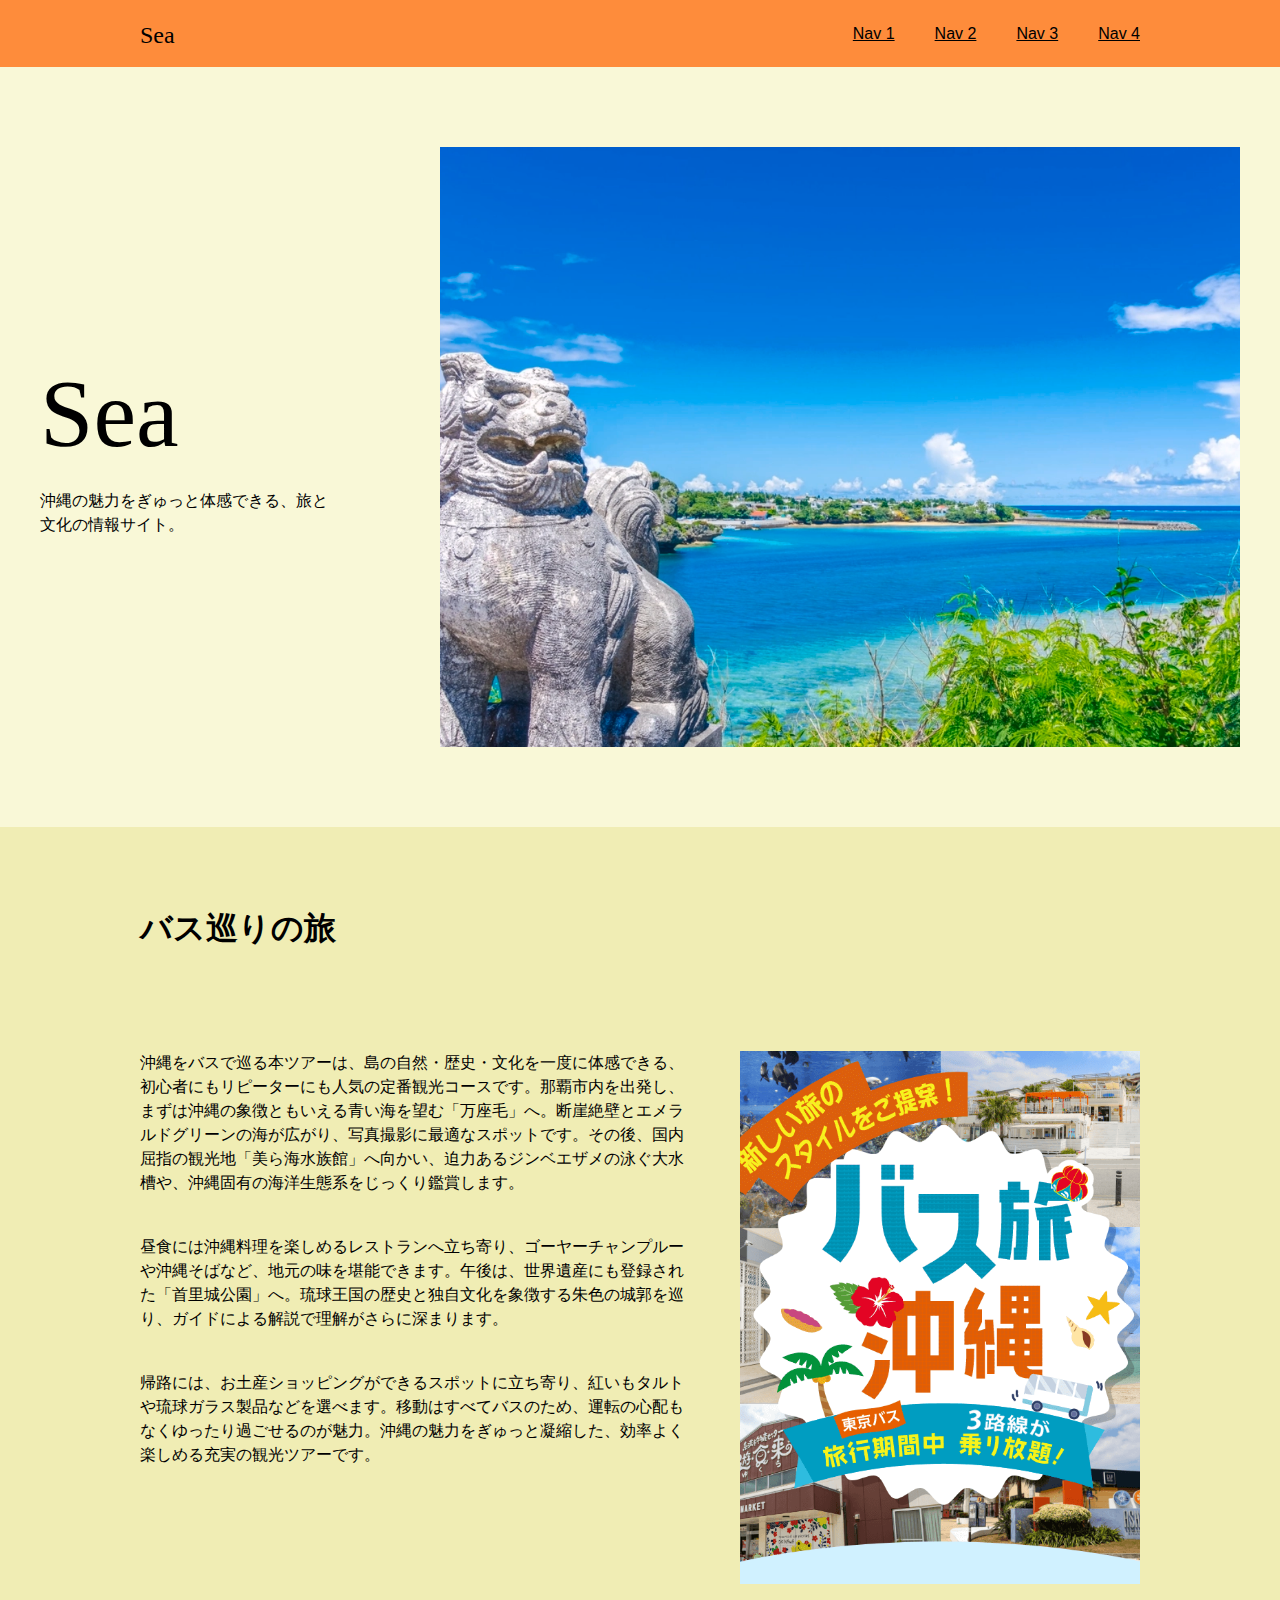
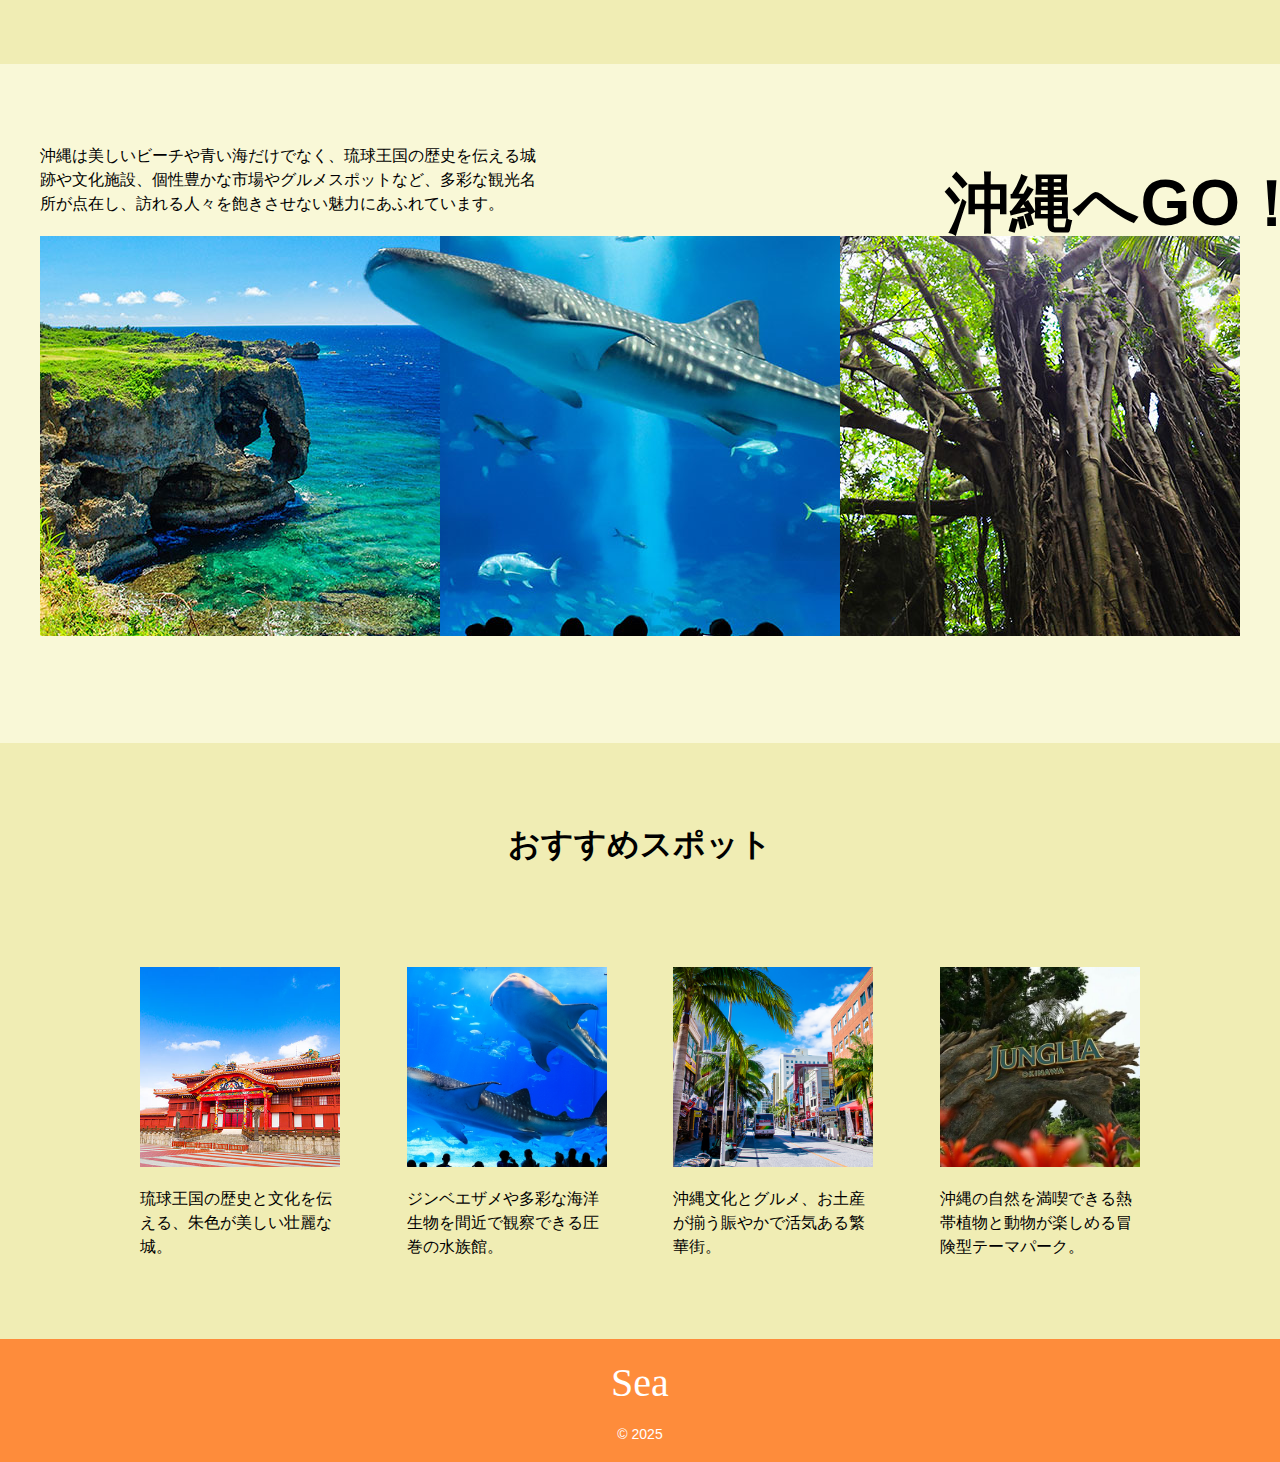
<file: custom/index.html>
<!DOCTYPE html>
<html lang="ja">

<head>
    <meta charset="UTF-8">
    <title>LP_illust</title>
    <link rel="stylesheet" href="css/style.css">
</head>

<body>
    <header>
        <div class="header-inner">
            <h1><a class="logo" href="#">Sea</a></h1>
            <nav>
                <a href="#">Nav 1</a>
                <a href="#">Nav 2</a>
                <a href="#">Nav 3</a>
                <a href="#">Nav 4</a>
            </nav>
        </div>
    </header>

    <main>
        <section id="main-visual">
            <div class="inner">
                <div class="text">
                    <h2 class="logo">Sea</h2>
                    <p>沖縄の魅力をぎゅっと体感できる、旅と文化の情報サイト。</p>
                </div>
                <img src="img/si-sa-.webp" alt="">
            </div>
        </section>

        <section id="sec-1">
            <div class="inner">
                <h2 class="sec-heading">バス巡りの旅</h2>
                <div class="text">
                    <p>沖縄をバスで巡る本ツアーは、島の自然・歴史・文化を一度に体感できる、初心者にもリピーターにも人気の定番観光コースです。那覇市内を出発し、まずは沖縄の象徴ともいえる青い海を望む「万座毛」へ。断崖絶壁とエメラルドグリーンの海が広がり、写真撮影に最適なスポットです。その後、国内屈指の観光地「美ら海水族館」へ向かい、迫力あるジンベエザメの泳ぐ大水槽や、沖縄固有の海洋生態系をじっくり鑑賞します。
                    </p>
                    <p>昼食には沖縄料理を楽しめるレストランへ立ち寄り、ゴーヤーチャンプルーや沖縄そばなど、地元の味を堪能できます。午後は、世界遺産にも登録された「首里城公園」へ。琉球王国の歴史と独自文化を象徴する朱色の城郭を巡り、ガイドによる解説で理解がさらに深まります。
                    </p>
                    <p>帰路には、お土産ショッピングができるスポットに立ち寄り、紅いもタルトや琉球ガラス製品などを選べます。移動はすべてバスのため、運転の心配もなくゆったり過ごせるのが魅力。沖縄の魅力をぎゅっと凝縮した、効率よく楽しめる充実の観光ツアーです。
                    </p>
                </div>
                <img src="img/tabi.png" alt="" class="section-1-img">
            </div>
        </section>

        <section id="sec-2">
            <div class="inner">
                <h2 class="sec-heading">沖縄へGO！</h2>
                <p>沖縄は美しいビーチや青い海だけでなく、琉球王国の歴史を伝える城跡や文化施設、個性豊かな市場やグルメスポットなど、多彩な観光名所が点在し、訪れる人々を飽きさせない魅力にあふれています。</p>
                <img src="img/osusume.jpg" alt="" class="section-2-img">
            </div>
        </section>

        <section id="sec-3">
            <div class="inner">
                <h2 class="sec-heading">おすすめスポット</h2>
                <figure>
                    <img src="img/ryuukyuu.jpg" alt="">
                    <figcaption>琉球王国の歴史と文化を伝える、朱色が美しい壮麗な城。</figcaption>
                </figure>

                <figure>
                    <img src="img/suizoku.jpg" alt="">
                    <figcaption>ジンベエザメや多彩な海洋生物を間近で観察できる圧巻の水族館。
                    </figcaption>
                </figure>

                <figure>
                    <img src="img/kokusai.jpg" alt="">
                    <figcaption>沖縄文化とグルメ、お土産が揃う賑やかで活気ある繁華街。</figcaption>
                </figure>

                <figure>
                    <img src="img/jungle.jpg" alt="">
                    <figcaption>沖縄の自然を満喫できる熱帯植物と動物が楽しめる冒険型テーマパーク。</figcaption>
                </figure>
            </div>
        </section>
    </main>

    <footer>
        <div class="logo">Sea</div>
        <small class="copyright">&copy; 2025</small>
    </footer>
</body>

</html>
</file>
<file: custom/css/style.css>
@charset "utf-8";
* {
    box-sizing: border-box;
    margin: 0;
    padding: 0;
}

body {
    background: #eee;
    font-family: "Inter", sans-serif;
    font-size: 16px;
    line-height: 24px;
    color: #000;
}

header {
    width: 100%;
    padding: 20px 0;
    background: #fe8c3b;
}

.header-inner {
    width: 1000px;
    margin: 0 auto;
    display: flex;
    justify-content: space-between;
    align-items: center;
}

.logo {
    font-family: "Pacifico", cursive;
    font-size: 24px;
    font-weight: normal;
    color: #000;
    text-decoration: none;
}

nav {
    display: flex;
    gap: 40px;
    align-items: center;
}

nav a {
    font-size: 16px;
    font-weight: normal;
    color: #000;
    transition: opacity .3s;
}

nav a:hover {
    opacity: .7;
    text-decoration: none;
}

#main-visual {
    width: 100%;
    padding: 80px 0;
    background-color: #f9f8d7;
}

#main-visual .inner {
    width: 1200px;
    margin: 0 auto;
    display: flex;
    justify-content: space-between;
    align-items: center;
    gap: 40px;
}

#main-visual .text {
    display: flex;
    flex-direction: column;
    gap: 20px;
    width: 300px;
}

#main-visual .logo {
    font-family: "Pacifico", cursive;
    font-size: 96px;
    font-weight: normal;
    line-height: normal;
    color: #000;
}

#main-visual p {
    font-size: 16px;
    font-weight: normal;
    line-height: 24px;
    color: #000;
}

#main-visual img {
    width: 800px;
    height: 600px;
    background-color: #ccc;
    object-fit: cover;
}

section {
    width: 100%;
    padding: 80px 0;
}

.sec-heading {
    font-size: 32px;
    font-weight: bold;
    line-height: normal;
    color: #000;
    margin-bottom: 40px;
}

#sec-1 {
    background-color: #f0edb4;
}

#sec-1 .inner {
    width: 1000px;
    margin: 0 auto;
    display: flex;
    gap: 40px;
    justify-content: space-between;
    flex-wrap: wrap;
}

#sec-1 .sec-heading {
    width: 100%;
    margin-bottom: 60px;
}

#sec-1 .text {
    width: 550px;
    display: flex;
    flex-direction: column;
    gap: 40px;
}

#sec-1 .text p {
    font-size: 16px;
    font-weight: normal;
    line-height: 24px;
    color: #000;
}

#sec-1 img {
    width: 400px;
    height: 533px;
    background-color: #ccc;
    object-fit: cover;
}

#sec-2 {
    background-color: #f9f8d7;
    position: relative;
}

#sec-2 .inner {
    width: 1200px;
    margin: 0 auto;
    position: relative;
}

#sec-2 p {
    width: 500px;
    margin-bottom: 20px;
    font-size: 16px;
    font-weight: normal;
    line-height: 24px;
    color: #000;
}

#sec-2 img {
    width: 100%;
    height: 400px;
    background-color: #ccc;
    object-fit: cover;
    margin-bottom: 20px;
}

#sec-2 .sec-heading {
    position: absolute;
    top: .25em;
    right: -1em;
    font-size: 64px;
    font-weight: bold;
    line-height: normal;
    color: #000;
    white-space: nowrap;
}

#sec-3 {
    background-color: #f0edb4;
}

#sec-3 .inner {
    width: 1000px;
    margin: 0 auto;
    display: flex;
    gap: 40px;
    justify-content: space-between;
    flex-wrap: wrap;
}

#sec-3 .sec-heading {
    width: 100%;
    margin-bottom: 60px;
    text-align: center;
}

#sec-3 figure {
    width: 200px;
    display: flex;
    flex-direction: column;
    gap: 20px;
}

#sec-3 figure img {
    width: 200px;
    height: 200px;
    background-color: #ccc;
    object-fit: cover;
}

#sec-3 figcaption {
    font-size: 16px;
    font-weight: normal;
    line-height: 24px;
    color: #000;
}

footer {
    width: 100%;
    padding: 20px 0;
    background-color: #fe8c3b;
    display: flex;
    flex-direction: column;
    justify-content: center;
    gap: 20px;
    text-align: center; 
}

footer .logo {
    font-family: "Pacifico", cursive;
    font-size: 40px;
    font-weight: normal;
    line-height: normal;
    color: #fff;
}

.copyright {
    font-size: 14px;
    font-weight: normal;
    line-height: normal;
    color: #fff;
}
</file>
